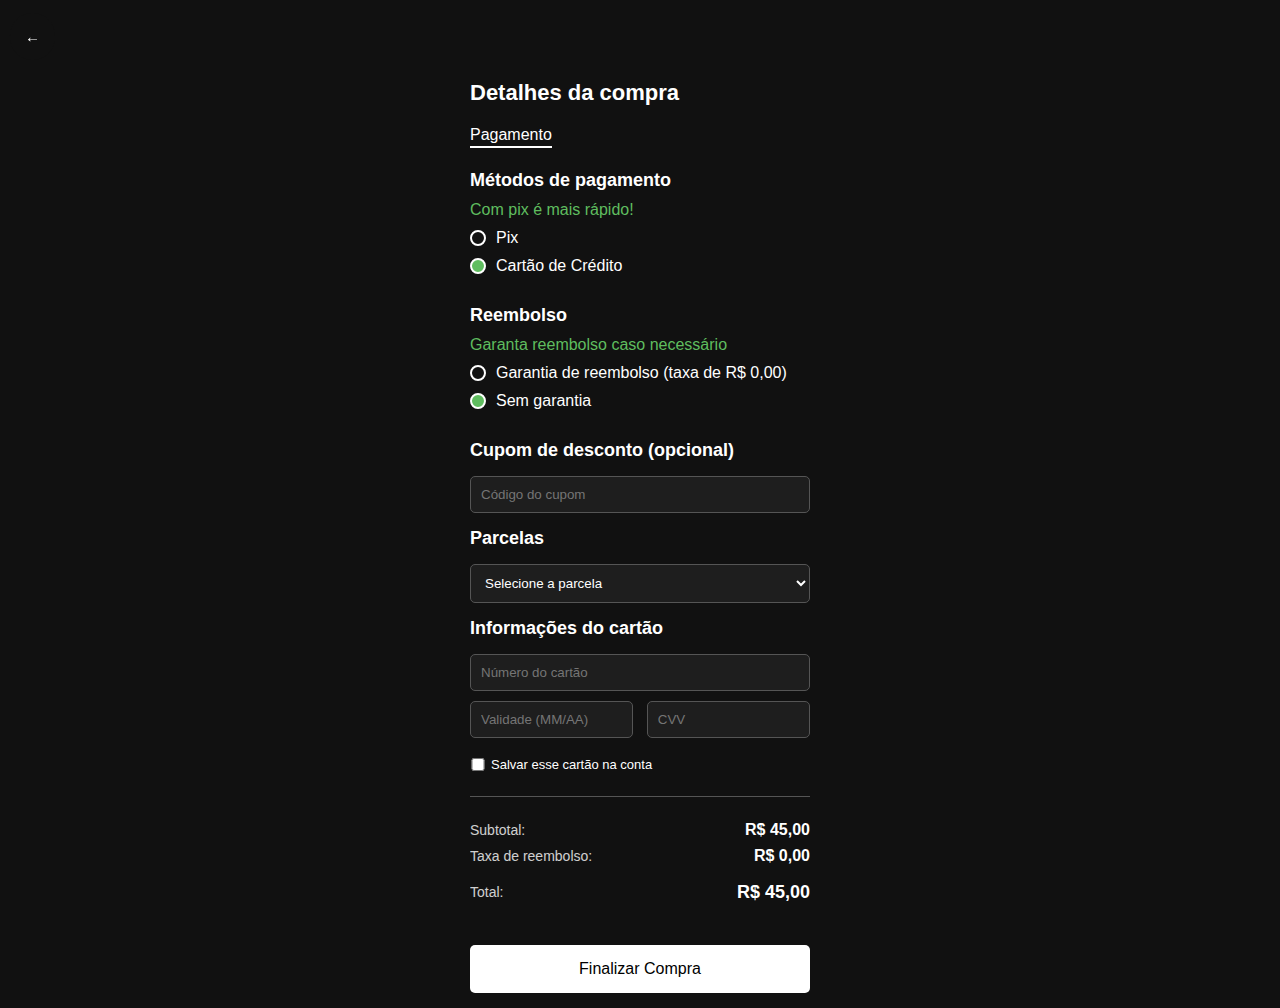
<file: checkout/index.html>
<!DOCTYPE html>
<html lang="pt-BR">

<head>
    <meta charset="UTF-8">
    <meta name="viewport" content="width=device-width, initial-scale=1.0">
    <link rel="stylesheet" href="styles.css">
</head>

<body>
    <!-- Barra de Navegação Superior -->
    <iframe src="../backlbar/index.html"
        style="border: none; width: 100%; height: 65px; position: fixed; top: 0;"></iframe>

    <div class="container">
        <header>
            <h1>Detalhes da compra</h1>
        </header>

        <div class="tabs">
            <span class="active">Pagamento</span>
        </div>

        <div class="payment-methods">
            <h2>Métodos de pagamento</h2>
            <p class="info">Com pix é mais rápido!</p>
            <div class="radio-group">
                <label>
                    <input type="radio" name="payment">
                    <span class="radio-custom"></span>
                    Pix
                </label>
                <label>
                    <input type="radio" name="payment" checked>
                    <span class="radio-custom"></span>
                    Cartão de Crédito
                </label>
            </div>
        </div>

        <div class="refund">
            <h2>Reembolso</h2>
            <p class="info">Garanta reembolso caso necessário</p>
            <div class="radio-group">
                <label>
                    <input type="radio" name="refun">
                    <span class="radio-custom"></span>
                    Garantia de reembolso (taxa de R$ 0,00)
                </label>
                <label>
                    <input type="radio" name="refund" checked>
                    <span class="radio-custom"></span>
                    Sem garantia
                </label>
            </div>
        </div>

        <div class="discount">
            <h2>Cupom de desconto (opcional)</h2>
            <input type="text" placeholder="Código do cupom">
        </div>

        <div class="installments">
            <h2>Parcelas</h2>
            <select>
                <option>Selecione a parcela</option>
                <option>1X</option>
                <option>2X</option>
                <option>3X</option>
            </select>
        </div>

        <div class="card-info">
            <h2>Informações do cartão</h2>
            <input type="text" placeholder="Número do cartão">
            <div class="input-group">
                <input type="text" placeholder="Validade (MM/AA)">
                <input type="text" placeholder="CVV">
            </div>
            <label>
                <input type="checkbox">
                Salvar esse cartão na conta
            </label>
        </div>

        <div class="details">

            <div class="item">
                <p>Subtotal:</p> <span class="highlight">R$ 45,00</span>
            </div>

            <div class="item">
                <p>Taxa de reembolso:</p> <span class="highlight">R$ 0,00</span>
            </div>

            <div class="item total">
                <p>Total:</p> <span class="highlight">R$ 45,00</span>
            </div>

        </div>

        <button class="finalizar-btn" onclick="location.href='../home/index.html'">Finalizar Compra</button>
    </div>
</body>

</html>
</file>
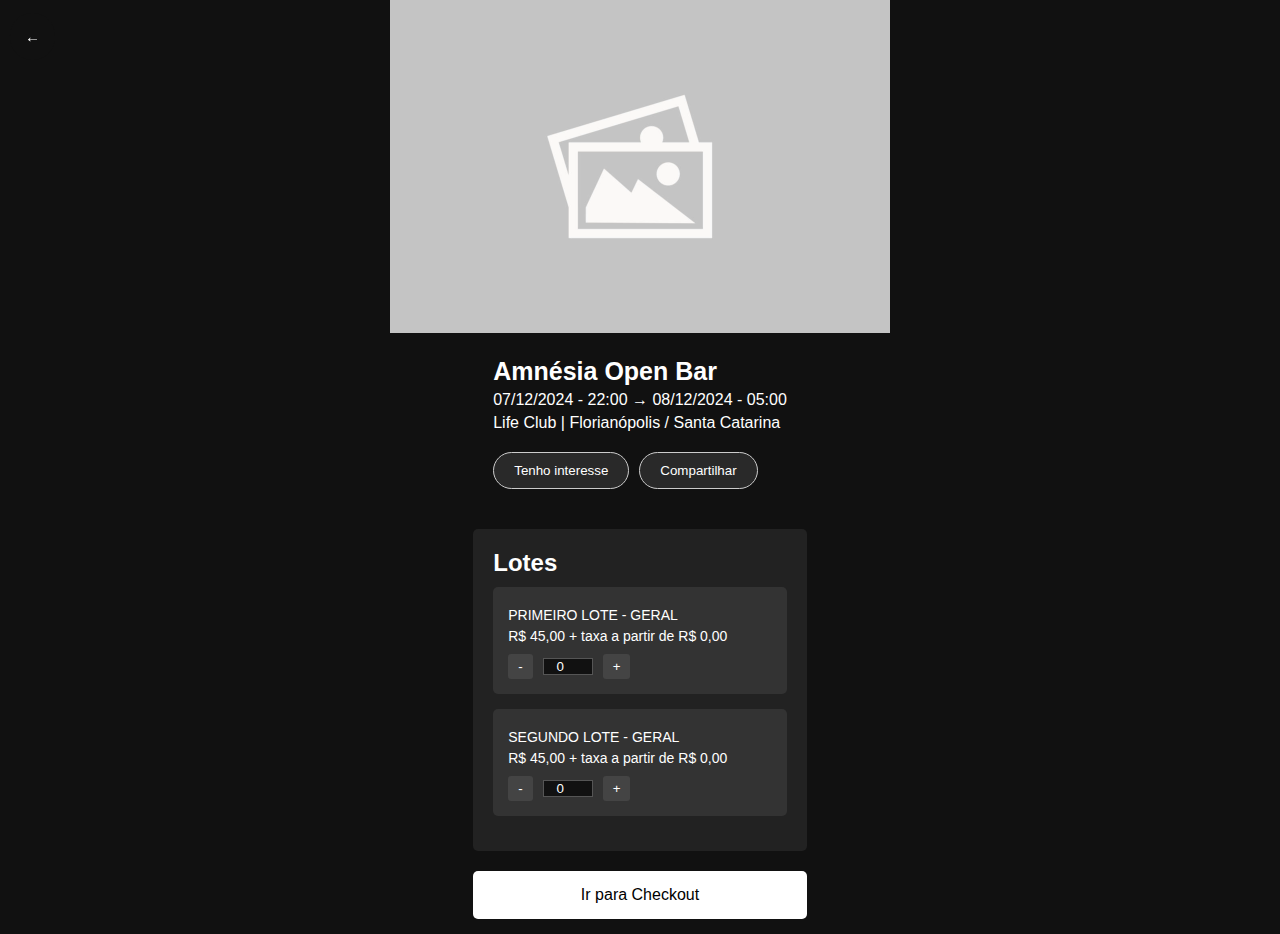
<file: event/index.html>
<!DOCTYPE html>
<html lang="pt-BR">

<head>
    <meta charset="UTF-8">
    <meta name="viewport" content="width=device-width, initial-scale=1.0">
    <link rel="stylesheet" href="styles.css">
</head>

<body>
    <!-- Barra de Navegação Superior -->
    <iframe src="../backlbar/index.html"
        style="border: none; width: 100%; height: 65px; position: fixed; top: 0;"></iframe>

    <div class="event-banner">
        <img src="../images/event-banner.png" />
    </div>

    <div class="container">

        <header class="header">
            <h1>Amnésia Open Bar</h1>
            <p>07/12/2024 - 22:00 → 08/12/2024 - 05:00</p>
            <p>Life Club | Florianópolis / Santa Catarina</p>

            <div class="buttons">
                <button class="interest-btn">Tenho interesse</button>
                <button class="share-btn">Compartilhar</button>
            </div>
        </header>

        <section class="lots">
            <h2>Lotes</h2>
            <div class="lot-info">
                <p>PRIMEIRO LOTE - GERAL</p>
                <p>R$ 45,00 + taxa a partir de R$ 0,00</p>
                <div class="quantity">
                    <button>-</button>
                    <input type="number" value="0">
                    <button>+</button>
                </div>
            </div>

            <div class="lot-info">
                <p>SEGUNDO LOTE - GERAL</p>
                <p>R$ 45,00 + taxa a partir de R$ 0,00</p>
                <div class="quantity">
                    <button>-</button>
                    <input type="number" value="0">
                    <button>+</button>
                </div>
            </div>
        </section>

        <button class="finalizar-btn" onclick="location.href='../checkout/index.html'">Ir para Checkout</button>
    </div>
</body>

</html>

<script>
    document.querySelectorAll('.quantity button').forEach(button => {
        button.addEventListener('click', function () {
            const input = this.parentElement.querySelector('input');
            let value = parseInt(input.value);
            if (this.textContent === '+') {
                value++;
            } else if (this.textContent === '-' && value > 0) {
                value--;
            }
            input.value = value;
        });
    });
</script>
</file>
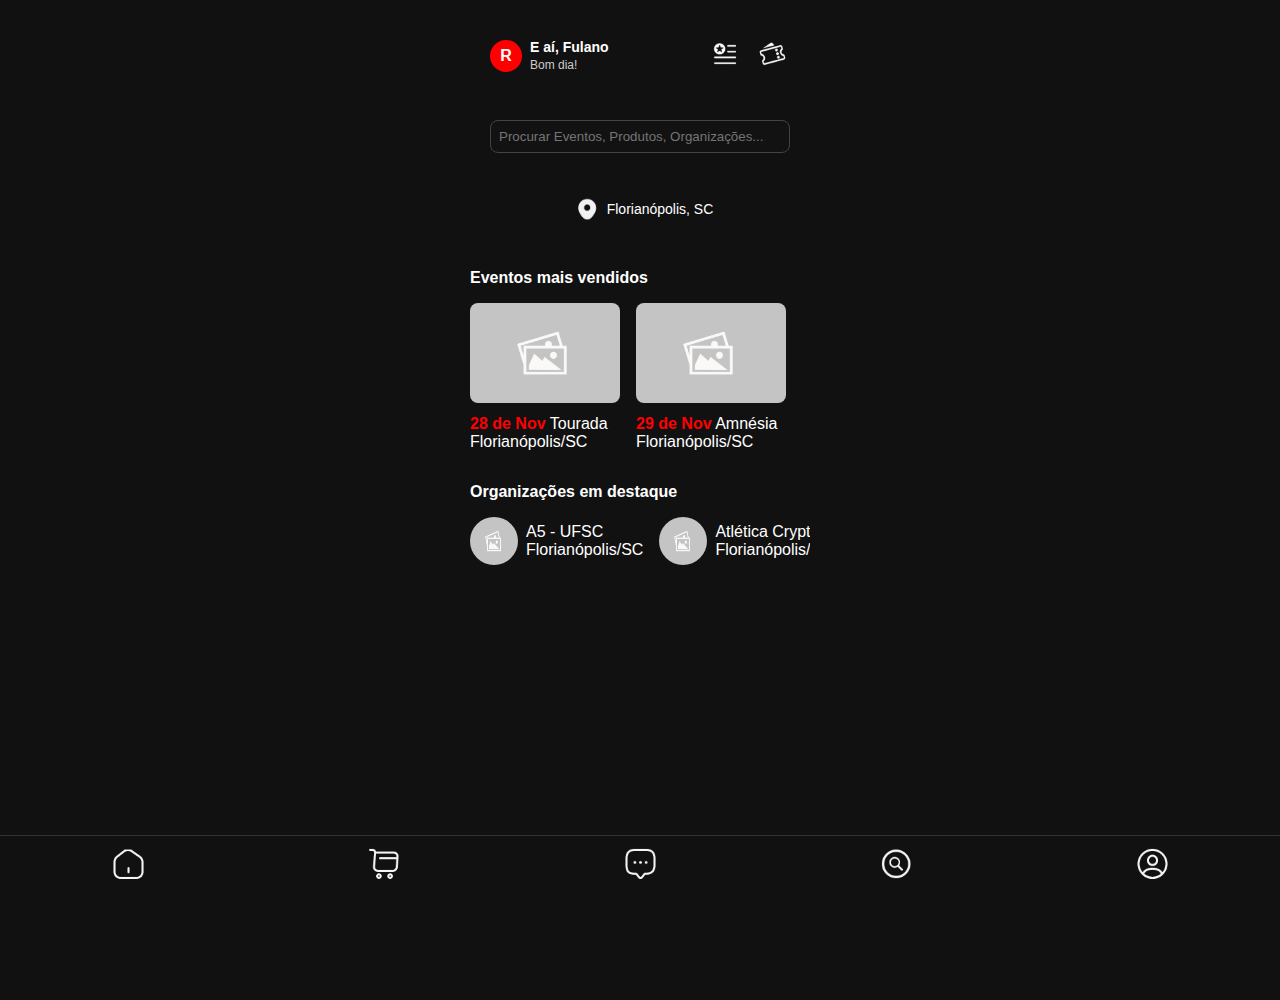
<file: home/index.html>
<!DOCTYPE html>
<html lang="en">

<head>
    <meta charset="UTF-8">
    <meta name="viewport" content="width=device-width, initial-scale=1.0">
    <link rel="stylesheet" href="styles.css">
</head>

<body>
    <div class="container">
        <!-- Cabeçalho -->
        <header class="header">
            <!-- Barra de Navegação Superior -->
            <iframe src="../topbar/index.html" style="border: none; width: 100%; height: 80px;"></iframe>

            <div class="search-bar">
                <input id="searchInput" type="text" placeholder="Procurar Eventos, Produtos, Organizações...">
            </div>
            <div class="location">
                <img src="../icons/icon_location.png" alt="Localização">
                <span>Florianópolis, SC</span>
            </div>
        </header>

        <!-- Conteúdo principal -->
        <main>
            <section class="events-section">
                <h3>Eventos mais vendidos</h3>
                <div class="events-list">
                    <div class="event" onclick="window.parent.location.href='../event/index.html'">
                        <img src="../images/event-banner.png">
                        <div class="event-info">
                            <p><span class="event-date">28 de Nov</span> Tourada</p>
                            <span>Florianópolis/SC</span>
                        </div>
                    </div>
                    <div class="event" onclick="window.parent.location.href='../event/index.html'">
                        <img src="../images/event-banner.png">
                        <div class="event-info">
                            <p><span class="event-date">29 de Nov</span> Amnésia</p>
                            <span>Florianópolis/SC</span>
                        </div>
                    </div>
                </div>
            </section>

            <section class="pages-section">
                <h3>Organizações em destaque</h3>
                <div class="pages-list">
                    <div class="page">
                        <img src="../images/event-banner.png">
                        <div>
                            <p>A5 - UFSC</p>
                            <span>Florianópolis/SC</span>
                        </div>
                    </div>
                    <div class="page">
                        <img src="../images/event-banner.png">
                        <div>
                            <p>Atlética Crypto</p>
                            <span>Florianópolis/SC</span>
                        </div>
                    </div>
                </div>
            </section>
        </main>
    </div>

    <!-- Barra de Navegação Inferior -->
    <iframe src="../navbar/index.html"
        style="border: none; width: 100%; position: fixed; bottom: 0; height: 65px;"></iframe>
</body>

</html>

<script>
    var input = document.getElementById("searchInput");

    input.addEventListener("keypress", function (event) {
        if (event.key === "Enter") {
            event.preventDefault();

            window.location.href = "../search/index.html";
        }
    });
</script>
</file>
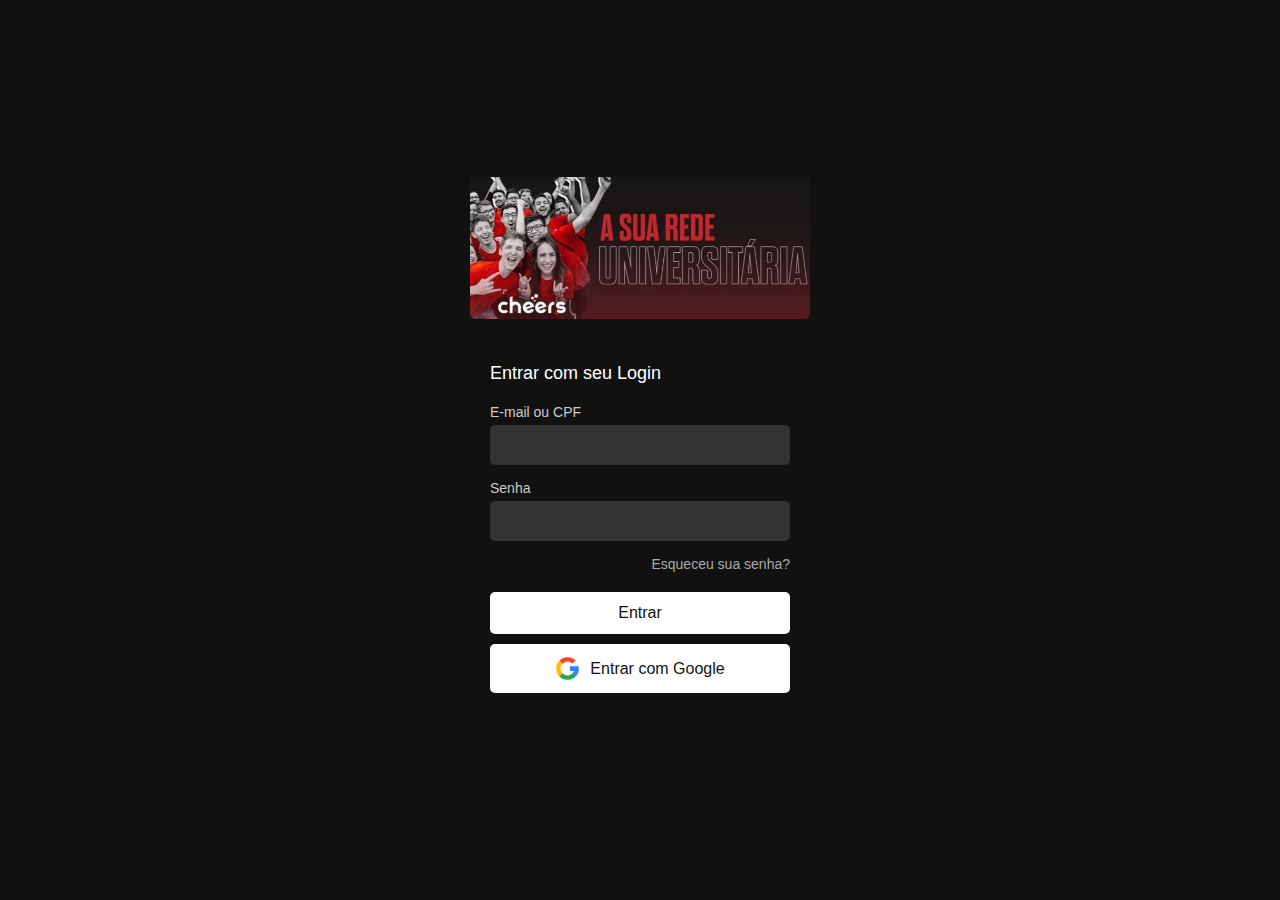
<file: login/index.html>
<!DOCTYPE html>
<html lang="en">

<head>
    <meta charset="UTF-8">
    <meta name="viewport" content="width=device-width, initial-scale=1.0">
    <link rel="stylesheet" href="styles.css">
</head>

<body>
    <div class="container">
        <!-- Banner -->
        <header class="header">
            <img src="../images/login-banner.jpeg" alt="Banner Cheers" class="banner">
        </header>

        <!-- Formulário de Login -->
        <main class="login-form">
            <h2>Entrar com seu Login</h2>
            <div>
                <label for="email">E-mail ou CPF</label>
                <input type="text" id="email" name="email" placeholder="">

                <label for="password">Senha</label>
                <div class="password-container">
                    <input type="password" id="password" name="password" placeholder="">
                    <!-- <button type="button" class="toggle-password">👁️</button> -->
                </div>

                <a href="#" class="forgot-password">Esqueceu sua senha?</a>

                <button class="login-button" onclick="location.href='../home/index.html'">Entrar</button>
                <button class="login-button" onclick="location.href='../home/index.html'">
                    <img src="../icons/icon_google.png"> Entrar com Google
                </button>
            </div>
        </main>
    </div>
</body>

</html>
</file>
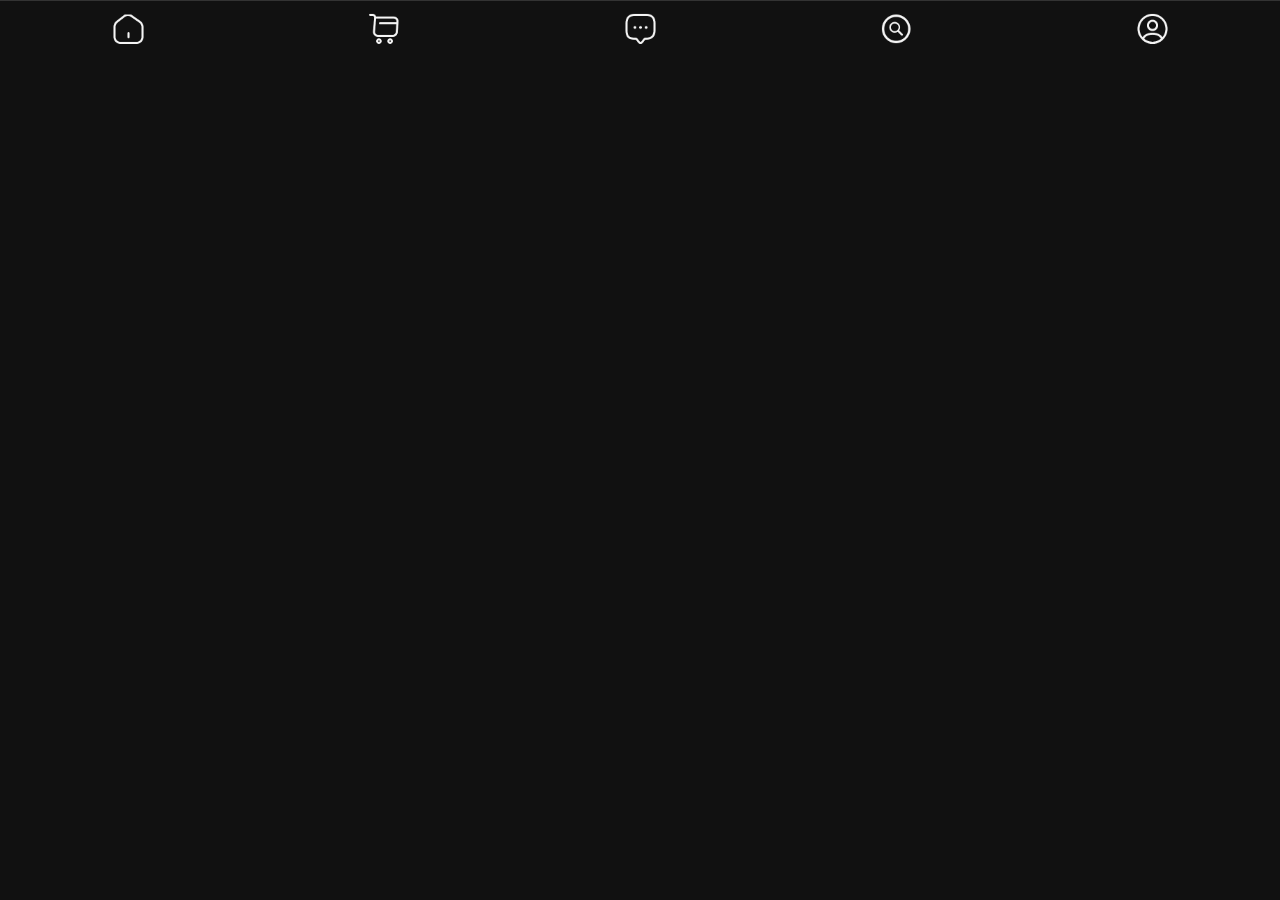
<file: navbar/index.html>
<!DOCTYPE html>
<html lang="en">

<head>
    <meta charset="UTF-8">
    <meta name="viewport" content="width=device-width, initial-scale=1.0">
    <link rel="stylesheet" href="styles.css">
</head>

<body>
    <footer class="footer">
        <nav>
            <a href="#" class="nav-icon" onclick="window.parent.location.href='../home/index.html'">
                <img src="../icons/icon_home.png" alt="Home">
            </a>
            <a href="#" class="nav-icon">
                <img src="../icons/icon_cart.png" alt="Carrinho">
            </a>
            <a href="#" class="nav-icon">
                <img src="../icons/icon_chat.png" alt="Chat">
            </a>
            <a href="#" class="nav-icon" onclick="window.parent.location.href='../search/index.html'">
                <img src="../icons/icon_search.png" alt="Buscar">
            </a>
            <a href="#" class="nav-icon">
                <img src="../icons/icon_user.png" alt="Perfil">
            </a>
        </nav>
    </footer>
</body>

</html>
</file>
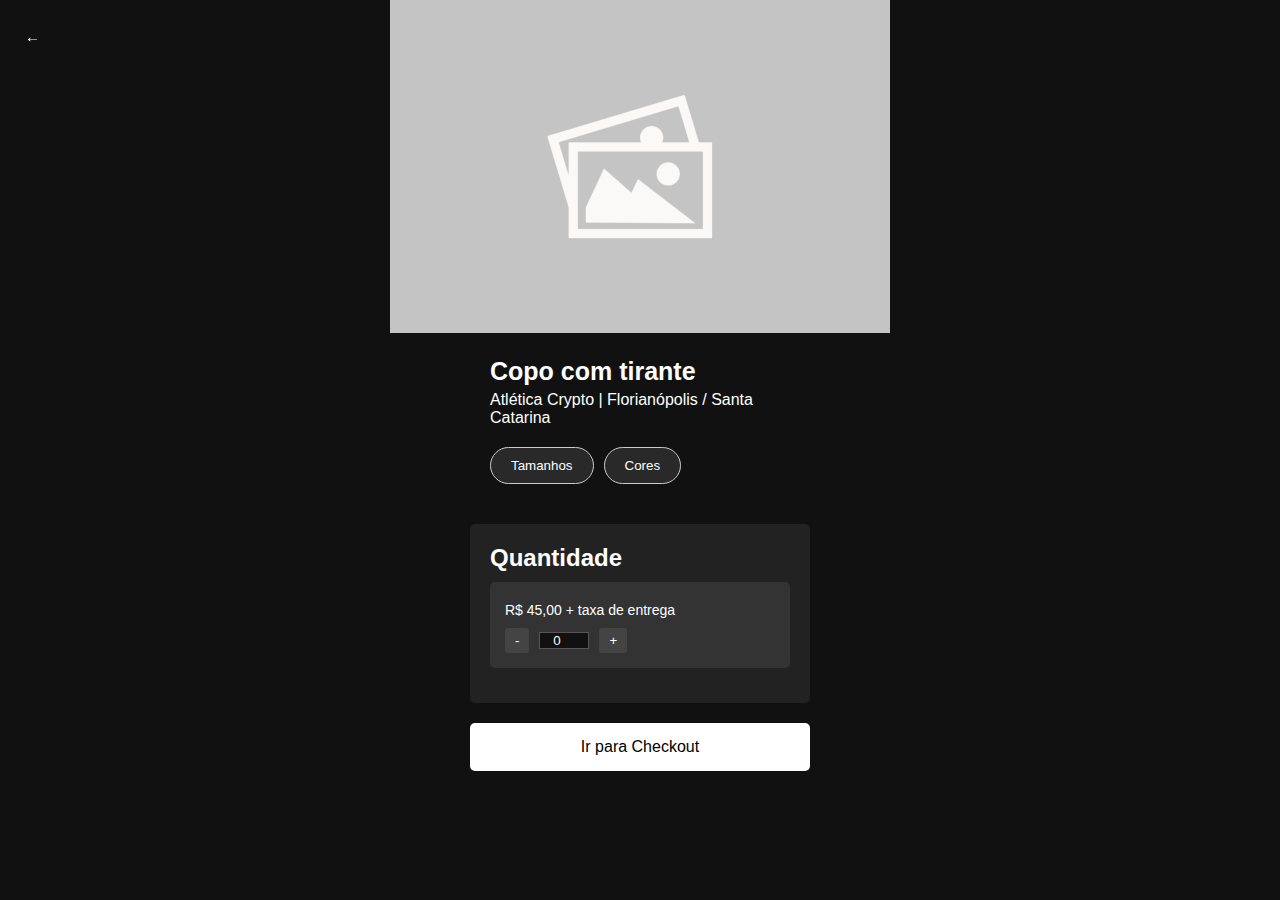
<file: product/index.html>
<!DOCTYPE html>
<html lang="pt-BR">

<head>
    <meta charset="UTF-8">
    <meta name="viewport" content="width=device-width, initial-scale=1.0">
    <link rel="stylesheet" href="styles.css">
</head>

<body>
    <!-- Barra de Navegação Superior -->
    <iframe src="../backlbar/index.html"
        style="border: none; width: 100%; height: 65px; position: fixed; top: 0;"></iframe>

    <div class="event-banner">
        <img src="../images/event-banner.png" />
    </div>

    <div class="container">

        <header class="header">
            <h1>Copo com tirante</h1>
            <p>Atlética Crypto | Florianópolis / Santa Catarina</p>

            <div class="buttons">
                <button class="interest-btn">Tamanhos</button>
                <button class="share-btn">Cores</button>
            </div>
        </header>

        <section class="lots">
            <h2>Quantidade</h2>
            <div class="lot-info">
                <p>R$ 45,00 + taxa de entrega</p>
                <div class="quantity">
                    <button>-</button>
                    <input type="number" value="0">
                    <button>+</button>
                </div>
            </div>
        </section>

        <button class="finalizar-btn" onclick="location.href='../checkout/index.html'">Ir para Checkout</button>
    </div>
</body>

</html>

<script>
    document.querySelectorAll('.quantity button').forEach(button => {
        button.addEventListener('click', function () {
            const input = this.parentElement.querySelector('input');
            let value = parseInt(input.value);
            if (this.textContent === '+') {
                value++;
            } else if (this.textContent === '-' && value > 0) {
                value--;
            }
            input.value = value;
        });
    });
</script>
</file>
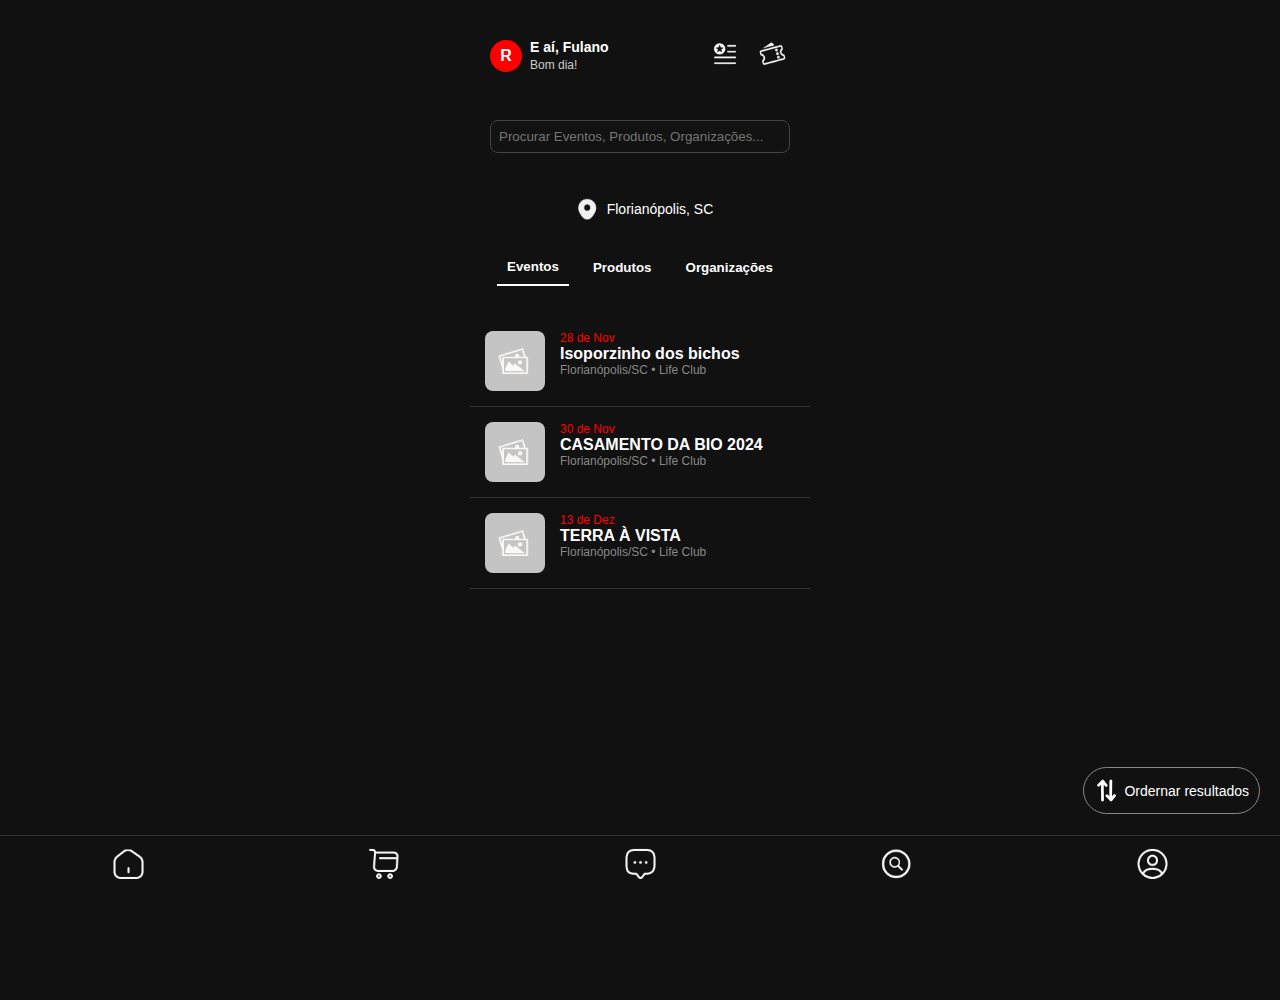
<file: search/index.html>
<!DOCTYPE html>
<html lang="pt-BR">

<head>
    <meta charset="UTF-8">
    <meta name="viewport" content="width=device-width, initial-scale=1.0">
    <link rel="stylesheet" href="styles.css">
</head>

<body>
    <div class="container">
        <header>
            <!-- Barra de Navegação Superior -->
            <iframe src="../topbar/index.html" style="border: none; width: 100%; height: 80px;"></iframe>

            <div class="search-bar">
                <input type="text" placeholder="Procurar Eventos, Produtos, Organizações...">
            </div>
            <div class="location">
                <img src="../icons/icon_location.png" alt="Localização">
                <span>Florianópolis, SC</span>
            </div>
            <div class="tabs">
                <button class="tab active" onclick="setActiveTab(this)">Eventos</button>
                <button class="tab" onclick="setActiveTab(this)">Produtos</button>
                <button class="tab" onclick="setActiveTab(this)">Organizações</button>
            </div>
        </header>

        <main>

        </main>

        <div class="options">
            <img src="../icons/icon_sort.png">
            <span>Ordernar resultados</span>
        </div>
    </div>

    <!-- Barra de Navegação Inferior -->
    <iframe src="../navbar/index.html"
        style="border: none; width: 100%; position: fixed; bottom: 0; height: 65px;"></iframe>
</body>

</html>

<script>

    const events = `
                <div class="event" onclick="window.parent.location.href='../event/index.html'">
                <div class="event-image" style="background-image: url('../images/event-banner.png');"></div>
                <div class="event-details">
                    <p class="event-date">28 de Nov</p>
                    <h3 class="event-title">Isoporzinho dos bichos</h3>
                    <p class="event-location">Florianópolis/SC • Life Club</p>
                </div>
            </div>

            <div class="event" onclick="window.parent.location.href='../event/index.html'">
                <div class="event-image" style="background-image: url('../images/event-banner.png');"></div>
                <div class="event-details">
                    <p class="event-date">30 de Nov</p>
                    <h3 class="event-title">CASAMENTO DA BIO 2024</h3>
                    <p class="event-location">Florianópolis/SC • Life Club</p>
                </div>
            </div>

            <div class="event" onclick="window.parent.location.href='../event/index.html'">
                <div class="event-image" style="background-image: url('../images/event-banner.png');"></div>
                <div class="event-details">
                    <p class="event-date">13 de Dez</p>
                    <h3 class="event-title">TERRA À VISTA</h3>
                    <p class="event-location">Florianópolis/SC • Life Club</p>
                </div>
            </div>
    `;

    const products = `
                <div class="product" onclick="window.parent.location.href='../product/index.html'">
                <div class="product-image" style="background-image: url('../images/event-banner.png');"></div>
                <div class="product-details">
                    <h3 class="product-title">Copo com tirante</h3>
                    <p class="product-seller">Florianópolis/SC • Atlética Crypto</p>
                    <p class="product-price">R$ 45,00</p>
                </div>
                </div>

                <div class="product" onclick="window.parent.location.href='../product/index.html'">
                <div class="product-image" style="background-image: url('../images/event-banner.png');"></div>
                <div class="product-details">
                    <h3 class="product-title">Ceneca metálica com tirante</h3>
                    <p class="product-seller">Florianópolis/SC • A5 Atlética</p>
                    <p class="product-price">R$ 45,00</p>
                </div>
                </div>
    `;

    init();

    function init() {
        var mainContent = document.querySelector('main');
        mainContent.innerHTML = events
    }

    function setActiveTab(button) {
        var tabs = document.querySelectorAll('.tab');
        tabs.forEach(function (tab) {
            tab.classList.remove('active');
        });
        button.classList.add('active');
        updateContent(button.innerText);
    }

    function updateContent(tabName) {
        var mainContent = document.querySelector('main');
        mainContent.innerHTML = '';

        if (tabName === 'Eventos') {
            mainContent.innerHTML = events
        } else if (tabName === 'Produtos') {
            mainContent.innerHTML = products;
        }
    }
</script>
</file>
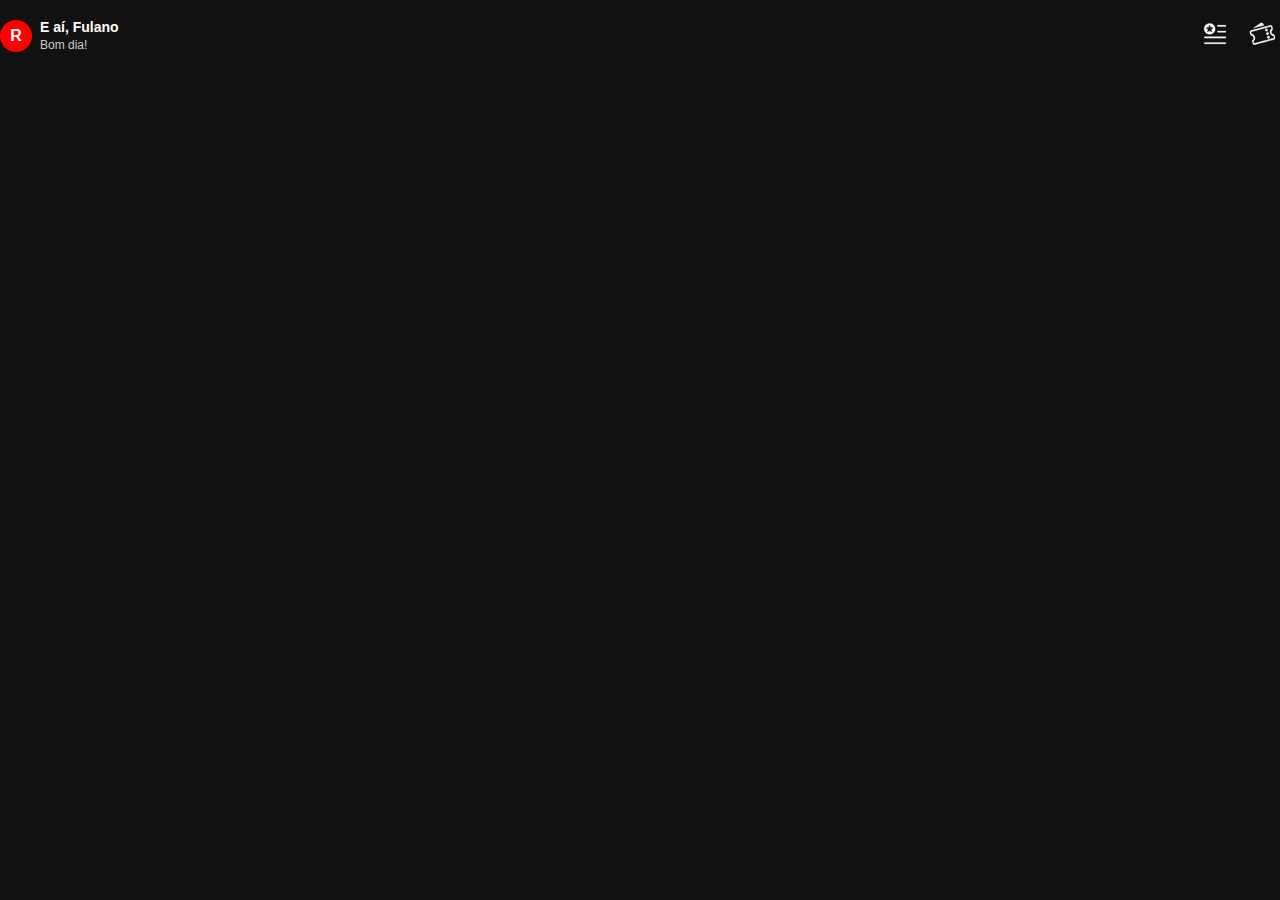
<file: topbar/index.html>
<!DOCTYPE html>
<html lang="en">

<head>
    <meta charset="UTF-8">
    <meta name="viewport" content="width=device-width, initial-scale=1.0">
    <link rel="stylesheet" href="styles.css">
</head>

<body>
    <div class="top-bar">
        <div class="user-info">
            <div class="profile-icon" onclick="window.parent.location.href='../login/index.html'">R</div>
            <div class="greeting">
                <p>E aí, Fulano</p>
                <span>Bom dia!</span>
            </div>
        </div>
        <div class="top-buttons">
            <button class="icon-button"><img src="../icons/icon-favorites.png"></button>
            <button class="icon-button"><img src="../icons/icon-tickets.png"></button>
        </div>
    </div>
</body>

</html>
</file>
<file: login/styles.css>
/* styles.css */
* {
    margin: 0;
    padding: 0;
    box-sizing: border-box;
}

body {
    font-family: Arial, sans-serif;
    background-color: #111;
    color: #fff;
    display: flex;
    align-items: center;
    justify-content: center;
    height: 100vh;
    margin: 0;
}

.container {
    width: 100%;
    max-width: 380px;
    padding: 0px 20px;
}

.header {
    text-align: center;
    margin-bottom: 20px;
}

.banner {
    width: 100%;
    border-radius: 5px;
}

.login-form {
    background-color: #111;
    padding: 20px;
    text-align: left;
    color: #fff;
}

.login-form h2 {
    font-size: 18px;
    font-weight: normal;
    margin-bottom: 20px;
}

.login-form label {
    display: block;
    font-size: 14px;
    color: #ccc;
    margin-bottom: 5px;
}

.login-form input[type="text"],
.login-form input[type="password"] {
    width: 100%;
    padding: 12px;
    margin-bottom: 15px;
    border-radius: 5px;
    border: none;
    background-color: #333;
    color: #fff;
    font-size: 14px;
}

.password-container {
    position: relative;
}

.toggle-password {
    position: absolute;
    right: 10px;
    top: 50%;
    transform: translateY(-50%);
    background: none;
    border: none;
    color: #aaa;
    font-size: 18px;
    cursor: pointer;
}

.forgot-password {
    display: block;
    color: #aaa;
    font-size: 14px;
    text-align: right;
    text-decoration: none;
    margin-bottom: 20px;
}

.login-button {
    width: 100%;
    padding: 12px;
    border: none;
    border-radius: 5px;
    background-color: #fff;
    color: #111;
    font-size: 16px;
    cursor: pointer;
    margin-bottom: 10px;
    display: flex;
    justify-content: center;
    align-items: center;
}

.login-button img {
    max-width: 25px;
    margin-right: 10px;
}
</file>
<file: navbar/styles.css>
body {
    margin: 0;
    background-color: #111;
}

.footer {
    display: flex;
    justify-content: space-around;
    margin: 0;
    padding: 10px 0;
    border-top: 1px solid #333;
}

.footer nav {
    display: flex;
    justify-content: space-around;
    width: 100%;
}

.nav-icon {
    color: #aaa;
    font-size: 22px;
    text-decoration: none;
}

.nav-icon img {
    max-width: 35px;
    height: auto;
}

.nav-icon:hover {
    color: #fff;
}
</file>
<file: topbar/styles.css>
* {
    margin: 0;
    padding: 0;
    box-sizing: border-box;
}

body {
    font-family: Arial, sans-serif;
    background-color: #111;
    color: #fff;
    display: flex;
    align-items: center;
    justify-content: center;
    margin: 0;
}

.top-bar {
    display: flex;
    width: 100%;
    justify-content: space-between;
    align-items: center;
    margin-top: 16px;
}

.user-info {
    display: flex;
    align-items: center;
}

.profile-icon {
    background-color: red;
    color: #fff;
    font-size: 16px;
    font-weight: bold;
    width: 32px;
    height: 32px;
    border-radius: 50%;
    display: flex;
    align-items: center;
    justify-content: center;
    margin-right: 8px;
}

.greeting p {
    font-size: 14px;
    font-weight: bold;
    color: #fff;
}

.greeting span {
    font-size: 12px;
    color: #ccc;
}

.top-buttons .icon-button {
    background: none;
    border: none;
    color: #fff;
    font-size: 20px;
    margin-left: 8px;
    cursor: pointer;
}

.icon-button img {
    width: 35px;
}
</file>
<file: checkout/styles.css>
/* Reset */
* {
    margin: 0;
    padding: 0;
    box-sizing: border-box;
}

body {
    font-family: Arial, sans-serif;
    background-color: #111;
    color: #fff;
    display: flex;
    align-items: center;
    justify-content: center;
    margin: 0;
}

header {
    margin-top: 80px;
    margin-bottom: 20px;
}

.container {
    max-width: 380px;
    display: flex;
    flex-direction: column;
    padding: 0px 20px;
}

input[type="radio"] {
    display: none;
}

h1 {
    font-size: 22px;
}

.tabs {
    margin-bottom: 16px;
}

.tabs span {
    margin-right: 20px;
    opacity: 0.6;
}

.tabs .active {
    padding-bottom: 3px;
    opacity: 1;
    border-bottom: 2px solid white;
}

.refund h2,
.discount h2,
.payment-methods h2,
.installments h2,
.card-info h2,
.card-holder h2 {
    font-size: 18px;
    margin: 10px 0;
}

.info {
    color: #5fbd5f;
}

.radio-group {
    display: flex;
    flex-direction: column;
    margin: 10px 0;
}

.radio-group label {
    display: flex;
    align-items: center;
    margin-bottom: 10px;
}

.radio-custom {
    width: 16px;
    height: 16px;
    border: 2px solid white;
    border-radius: 50%;
    display: inline-block;
    margin-right: 10px;
}

.radio-group input[type="radio"]:checked+.radio-custom {
    background-color: #5fbd5f;
}

.installments select,
.discount input,
.card-info input {
    width: 100%;
    padding: 10px;
    margin: 5px 0;
    background-color: #1e1e1e;
    border: 1px solid #555;
    color: white;
    border-radius: 5px;
}

.input-group {
    display: flex;
    justify-content: space-between;
}

.input-group input {
    width: 48%;
}

.card-info label {
    display: flex;
    align-items: center;
    margin-top: 10px;
    font-size: small;
}

.card-info input[type="checkbox"] {
    background-color: blue;
    width: 16px;
}

.card-info input[type="checkbox"] {
    margin-right: 5px;
}

.card-holder p {
    margin: 5px 0;
    font-size: 14px;
    opacity: 0.8;
}

.finalizar-btn {
    width: 100%;
    padding: 15px;
    background-color: #ffffff;
    color: black;
    border: none;
    border-radius: 5px;
    margin-top: 20px;
    margin-bottom: 15px;
    cursor: pointer;
    font-size: 16px;
}

.details {
    display: flex;
    flex-direction: column;
    justify-content: space-between;
    margin-top: 20px;
    border-top: 1px solid #555;
    padding: 20px 0;
}

.details p {
    margin: 5px 0;
    font-size: 14px;
    opacity: 0.8;
}

.details h3 {
    margin-bottom: 15px;
}

.details .item {
    display: flex;
    align-items: center;
    justify-content: space-between;
}

.item .highlight {
    font-weight: bolder;
    color: white;
}

.total {
    margin-top: 10px;
}

.total .highlight {
    font-size: large;
}
</file>
<file: event/styles.css>
/* Reset */
* {
    margin: 0;
    padding: 0;
    box-sizing: border-box;
}

body {
    font-family: Arial, sans-serif;
    background-color: #111;
    color: #fff;
    display: flex;
    flex-direction: column;
    align-items: center;
    justify-content: center;
    margin: 0;
}

.container {
    max-width: 380px;
    display: flex;
    flex-direction: column;
    padding: 0px 20px;
}

.event-banner img {
    width: 100%;
}

.header {
    padding: 20px;
}

.header h1 {
    font-size: 25px;
    margin: 0;
    font-weight: bold;
}

.header p {
    margin: 5px 0;
}

.ver-maps a {
    color: #47b0ff;
    text-decoration: none;
}

/* Botões principais */
.buttons {
    display: flex;
    margin: 20px 0;
    gap: 10px;
}

.interest-btn,
.share-btn {
    background-color: #292929;
    color: #fff;
    border: none;
    padding: 10px 20px;
    border-radius: 20px;
    border: solid 1px #ccc;
    cursor: pointer;
}

.interest-btn:hover,
.share-btn:hover {
    background-color: #3a3a3a;
}

/* Lotes */
.lots {
    background-color: #222;
    padding: 20px;
    border-radius: 5px;
    margin-bottom: 20px;
}

.lots h2 {
    margin: 0 0 10px;
}

.lot-info {
    background-color: #333;
    padding: 15px;
    border-radius: 5px;
    font-size: 14px;
    margin-bottom: 15px;
}

.lot-info p {
    margin: 5px 0;
}

.lot-info button {
    background-color: #444;
    color: white;
    border: none;
    padding: 5px 10px;
    cursor: pointer;
    border-radius: 3px;
}

/* Controles de quantidade */
.quantity {
    display: flex;
    align-items: center;
    gap: 10px;
    margin-top: 10px;
}

.quantity input {
    width: 50px;
    text-align: center;
    border: 1px solid #555;
    background-color: #111;
    color: white;
}

.finalizar-btn {
    width: 100%;
    padding: 15px;
    background-color: #ffffff;
    color: black;
    border: none;
    border-radius: 5px;
    cursor: pointer;
    font-size: 16px;
    margin-bottom: 15px;
}
</file>
<file: home/styles.css>
/* Reset de estilos */
* {
    margin: 0;
    padding: 0;
    box-sizing: border-box;
}

body {
    font-family: Arial, sans-serif;
    background-color: #111;
    color: #fff;
    display: flex;
    flex-direction: column;
    align-items: center;
    justify-content: center;
    margin: 0;
    padding-bottom: 100px;
}

.container {
    max-width: 380px;
    display: flex;
    flex-direction: column;
    height: 100vh;
    width: 100%;
    padding: 0px 20px;
}

/* Cabeçalho */
.header {
    margin: 20px;
}

.top-bar {
    display: flex;
    justify-content: space-between;
    align-items: center;
    margin-top: 16px;
}

.user-info {
    display: flex;
    align-items: center;
}

.profile-icon {
    background-color: red;
    color: #fff;
    font-size: 16px;
    font-weight: bold;
    width: 32px;
    height: 32px;
    border-radius: 50%;
    display: flex;
    align-items: center;
    justify-content: center;
    margin-right: 8px;
}

.greeting p {
    font-size: 14px;
    font-weight: bold;
}

.greeting span {
    font-size: 12px;
    color: #ccc;
}

.top-buttons .icon-button {
    background: none;
    border: none;
    color: #fff;
    font-size: 20px;
    margin-left: 8px;
    cursor: pointer;
}

.search-bar {
    margin: 16px 0;
}

.search-bar input {
    width: 100%;
    padding: 8px;
    border: 1px solid #444;
    border-radius: 8px;
    background-color: #121212;
    color: #fff;
}

.location {
    display: flex;
    padding: 20px;
    font-size: 14px;
    align-items: center;
    justify-content: center;
}

.location img {
    width: 40px;
}

/* Seção de eventos */
.events-section {
    margin-bottom: 32px;
}

.events-list {
    display: flex;
    overflow-x: scroll;
}

.event {
    margin-right: 16px;
    text-align: left;
}

.event img {
    width: 150px;
    height: 100px;
    border-radius: 8px;
}

.event-info {
    margin-top: 8px;
}

.event-date {
    color: red;
    font-weight: bold;
}

/* Seção de páginas */
.pages-section {
    margin-bottom: 32px;
}

.events-section h3,
.pages-section h3 {
    font-size: 16px;
    font-weight: bold;
    margin-bottom: 16px;
}

.pages-list {
    display: flex;
    overflow-x: scroll;
}

.page {
    display: flex;
    align-items: center;
    margin-right: 16px;
}

.page img {
    width: 48px;
    height: 48px;
    margin-right: 8px;
    border-radius: 50%;
}

/* Rodapé */
.footer {
    background-color: #121212;
    padding: 8px 0;
    position: fixed;
    bottom: 0;
    left: 0;
    width: 100%;
    border-top: 1px solid #444;
}

.footer nav {
    display: flex;
    justify-content: space-around;
}

.footer img {
    width: 24px;
    height: 24px;
}
</file>
<file: product/styles.css>
/* Reset */
* {
    margin: 0;
    padding: 0;
    box-sizing: border-box;
}

body {
    font-family: Arial, sans-serif;
    background-color: #111;
    color: #fff;
    display: flex;
    flex-direction: column;
    align-items: center;
    justify-content: center;
    margin: 0;
}

.container {
    max-width: 380px;
    display: flex;
    flex-direction: column;
    padding: 0px 20px;
}

.event-banner img {
    width: 100%;
}

.header {
    padding: 20px;
}

.header h1 {
    font-size: 25px;
    margin: 0;
    font-weight: bold;
}

.header p {
    margin: 5px 0;
}

.ver-maps a {
    color: #47b0ff;
    text-decoration: none;
}

/* Botões principais */
.buttons {
    display: flex;
    margin: 20px 0;
    gap: 10px;
}

.interest-btn,
.share-btn {
    background-color: #292929;
    color: #fff;
    border: none;
    padding: 10px 20px;
    border-radius: 20px;
    border: solid 1px #ccc;
    cursor: pointer;
}

.interest-btn:hover,
.share-btn:hover {
    background-color: #3a3a3a;
}

/* Lotes */
.lots {
    background-color: #222;
    padding: 20px;
    border-radius: 5px;
    margin-bottom: 20px;
}

.lots h2 {
    margin: 0 0 10px;
}

.lot-info {
    background-color: #333;
    padding: 15px;
    border-radius: 5px;
    font-size: 14px;
    margin-bottom: 15px;
}

.lot-info p {
    margin: 5px 0;
}

.lot-info button {
    background-color: #444;
    color: white;
    border: none;
    padding: 5px 10px;
    cursor: pointer;
    border-radius: 3px;
}

/* Controles de quantidade */
.quantity {
    display: flex;
    align-items: center;
    gap: 10px;
    margin-top: 10px;
}

.quantity input {
    width: 50px;
    text-align: center;
    border: 1px solid #555;
    background-color: #111;
    color: white;
}

.finalizar-btn {
    width: 100%;
    padding: 15px;
    background-color: #ffffff;
    color: black;
    border: none;
    border-radius: 5px;
    cursor: pointer;
    font-size: 16px;
    margin-bottom: 15px;
}
</file>
<file: search/styles.css>
/* Reset */
* {
    margin: 0;
    padding: 0;
    box-sizing: border-box;
}

body {
    font-family: Arial, sans-serif;
    background-color: #111;
    color: #fff;
    display: flex;
    flex-direction: column;
    align-items: center;
    justify-content: center;
    margin: 0;
    padding-bottom: 100px;
}

.container {
    max-width: 380px;
    display: flex;
    flex-direction: column;
    height: 100vh;
    padding: 0px 20px;
}

header {
    margin: 20px;
}

.top-bar {
    display: flex;
    justify-content: space-between;
    align-items: center;
}

.top-bar .time {
    font-size: 14px;
}

.top-bar .icons i {
    margin-left: 8px;
}

.search-bar {
    margin: 16px 0;
}

.search-bar input {
    width: 100%;
    padding: 8px;
    border: 1px solid #444;
    border-radius: 8px;
    background-color: #121212;
    color: #fff;
}

.search-bar i {
    margin-left: 10px;
}

.tabs {
    display: flex;
    justify-content: space-around;
    margin-bottom: 10px;
}

.tabs .tab {
    background: none;
    border: none;
    color: #fff;
    padding: 10px;
    cursor: pointer;
    font-weight: bold;
}

.tabs .active {
    border-bottom: 2px solid #fff;
}

.location {
    display: flex;
    padding: 20px;
    font-size: 14px;
    align-items: center;
    justify-content: center;
}

.location img {
    width: 40px;
}

.options {
    position: fixed;
    background-color: #111;
    border: 1px solid #888;
    border-radius: 50px;
    padding: 10px;
    bottom: 70px;
    right: 20px;
    display: flex;
    font-size: 14px;
    margin-bottom: 16px;
    align-items: center;
    justify-content: center;
}

.options img {
    width: 25px;
    margin-right: 5px;
}

main {
    flex: 1;
    overflow-y: auto;
}

.event {
    display: flex;
    padding: 15px;
    border-bottom: 1px solid #333;
}

.event-image {
    width: 60px;
    height: 60px;
    background-size: cover;
    background-position: center;
    border-radius: 8px;
    margin-right: 15px;
}

.event-details .event-date {
    color: red;
    font-size: 12px;
}

.event-details .event-title {
    font-size: 16px;
    font-weight: bold;
}

.event-details .event-location {
    font-size: 12px;
    color: #888;
}

.product {
    display: flex;
    padding: 15px;
    border-bottom: 1px solid #333;
}

.product-image {
    width: 60px;
    height: 60px;
    background-size: cover;
    background-position: center;
    border-radius: 8px;
    margin-right: 15px;
}

.product-details .product-price {
    color: red;
    font-size: 12px;
}

.product-details .product-title {
    font-size: 16px;
    font-weight: bold;
}

.product-details .product-seller {
    font-size: 12px;
    color: #888;
}

footer {
    background: #111;
    padding: 10px;
}

.bottom-nav {
    display: flex;
    justify-content: space-around;
}

.bottom-nav i {
    font-size: 20px;
    cursor: pointer;
}
</file>
